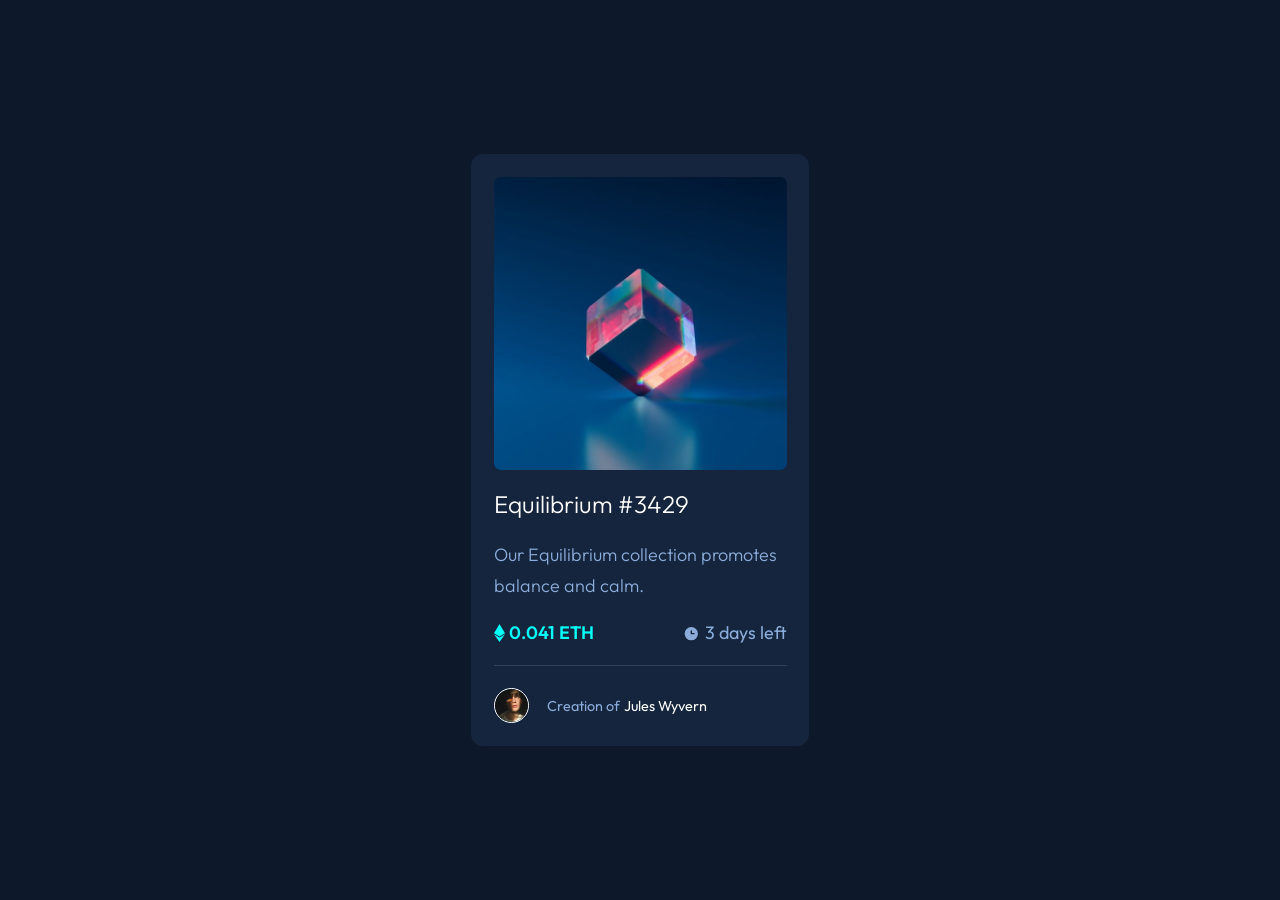
<file: index.html>
<!DOCTYPE html>
<html lang="en">
  <head>
    <meta charset="UTF-8" />
    <meta name="viewport" content="width=device-width, initial-scale=1.0" />
    <link rel="preconnect" href="https://fonts.googleapis.com" />
    <link rel="preconnect" href="https://fonts.gstatic.com" crossorigin />
    <link
      href="https://fonts.googleapis.com/css2?family=Outfit:wght@300;400;600&display=swap"
      rel="stylesheet"
    />
    <link rel="stylesheet" href="style.css" />
    <link rel="stylesheet" href="reset.css" />
    <title>NFT Card | FrontEnd Mentor</title>
  </head>
  <body>
    <main class="card">
      <div class="image-container">
        <img
          src="./assets/image-equilibrium.jpg"
          alt="cube shining on the ground"
          class="equilibrium-image"
        />
        <div class="view-container hidden">
          <svg width="48" height="48" xmlns="http://www.w3.org/2000/svg">
            <g fill="none" fill-rule="evenodd">
              <path d="M0 0h48v48H0z" />
              <path
                d="M24 9C14 9 5.46 15.22 2 24c3.46 8.78 12 15 22 15 10.01 0 18.54-6.22 22-15-3.46-8.78-11.99-15-22-15Zm0 25c-5.52 0-10-4.48-10-10s4.48-10 10-10 10 4.48 10 10-4.48 10-10 10Zm0-16c-3.31 0-6 2.69-6 6s2.69 6 6 6 6-2.69 6-6-2.69-6-6-6Z"
                fill="#FFF"
                fill-rule="nonzero"
              />
            </g>
          </svg>
        </div>
      </div>
      <h1 class="card-header">Equilibrium #3429</h1>
      <p class="card-text">
        Our Equilibrium collection promotes balance and calm.
      </p>
      <div>
        <span class="eth-text">
          <svg width="11" height="18" xmlns="http://www.w3.org/2000/svg">
            <path
              d="M11 10.216 5.5 18 0 10.216l5.5 3.263 5.5-3.262ZM5.5 0l5.496 9.169L5.5 12.43 0 9.17 5.5 0Z"
              fill="#00FFF8"
            />
          </svg>
          0.041 ETH</span
        ><span>
          <svg width="17" height="17" xmlns="http://www.w3.org/2000/svg">
            <path
              d="M8.305 2.007a6.667 6.667 0 1 0 0 13.334 6.667 6.667 0 0 0 0-13.334Zm2.667 7.334H8.305a.667.667 0 0 1-.667-.667V6.007a.667.667 0 0 1 1.334 0v2h2a.667.667 0 0 1 0 1.334Z"
              fill="#8BACD9"
            />
          </svg>
          3 days left</span
        >
      </div>
      <hr class="line" onmouseover="console.log('hello')" />
      <div id="profile-container">
        <img
          class="avatar"
          src="./assets/image-avatar.png"
          alt="Jules Wyvern's avatar"
        /><span
          >Creation of <strong class="user-text">Jules Wyvern</strong></span
        >
      </div>
    </main>
    <script src="./script.js"></script>
  </body>
</html>
</file>
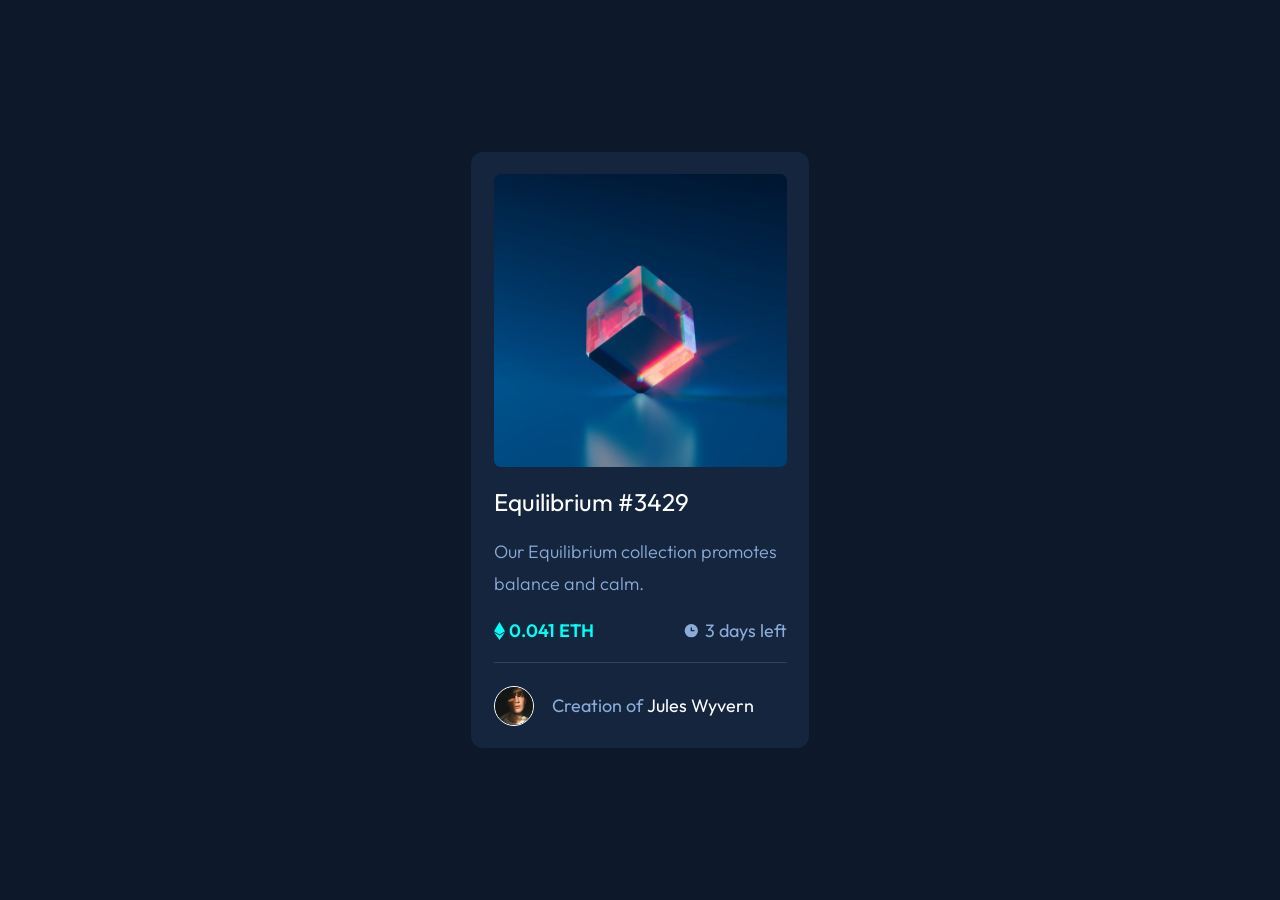
<file: src/index.html>
<!DOCTYPE html>
<html lang="en">
  <head>
    <meta charset="UTF-8" />
    <meta name="viewport" content="width=device-width, initial-scale=1.0" />
    <link rel="preconnect" href="https://fonts.googleapis.com" />
    <link rel="preconnect" href="https://fonts.gstatic.com" crossorigin />
    <link
      href="https://fonts.googleapis.com/css2?family=Outfit:wght@300;400;600&display=swap"
      rel="stylesheet"
    />
    <link rel="stylesheet" href="style.css" />
    <title>NFT Card | FrontEnd Mentor</title>
  </head>
  <body>
    <main class="card">
      <div class="image-container">
        <img
          src="./assets/image-equilibrium.jpg"
          alt="cube shining on the ground"
          class="equilibrium-image"
        />
        <div class="view-container hidden">
          <svg width="48" height="48" xmlns="http://www.w3.org/2000/svg">
            <g fill="none" fill-rule="evenodd">
              <path d="M0 0h48v48H0z" />
              <path
                d="M24 9C14 9 5.46 15.22 2 24c3.46 8.78 12 15 22 15 10.01 0 18.54-6.22 22-15-3.46-8.78-11.99-15-22-15Zm0 25c-5.52 0-10-4.48-10-10s4.48-10 10-10 10 4.48 10 10-4.48 10-10 10Zm0-16c-3.31 0-6 2.69-6 6s2.69 6 6 6 6-2.69 6-6-2.69-6-6-6Z"
                fill="#FFF"
                fill-rule="nonzero"
              />
            </g>
          </svg>
        </div>
      </div>
      <h1 class="card-header">Equilibrium #3429</h1>
      <p class="card-text">
        Our Equilibrium collection promotes balance and calm.
      </p>
      <div>
        <span class="eth-text">
          <svg width="11" height="18" xmlns="http://www.w3.org/2000/svg">
            <path
              d="M11 10.216 5.5 18 0 10.216l5.5 3.263 5.5-3.262ZM5.5 0l5.496 9.169L5.5 12.43 0 9.17 5.5 0Z"
              fill="#00FFF8"
            />
          </svg>
          0.041 ETH</span
        ><span>
          <svg width="17" height="17" xmlns="http://www.w3.org/2000/svg">
            <path
              d="M8.305 2.007a6.667 6.667 0 1 0 0 13.334 6.667 6.667 0 0 0 0-13.334Zm2.667 7.334H8.305a.667.667 0 0 1-.667-.667V6.007a.667.667 0 0 1 1.334 0v2h2a.667.667 0 0 1 0 1.334Z"
              fill="#8BACD9"
            />
          </svg>
          3 days left</span
        >
      </div>
      <hr class="line" onmouseover="console.log('hello')" />
      <div id="profile-container">
        <img
          class="avatar"
          src="./assets/image-avatar.png"
          alt="Jules Wyvern's avatar"
        /><span
          >Creation of <strong class="user-text">Jules Wyvern</strong></span
        >
      </div>
    </main>
    <script src="./index.js"></script>
  </body>
</html>
</file>
<file: style.css>
/* Card Container Styles */
.card {
  width: 338px;
  padding: 1.25rem;
  background-color: var(--card-background);
  border-radius: 12px;
  display: flex;
  flex-direction: column;
  gap: 1.25rem;
}

.image-container {
  position: relative;
}

.image-container:hover {
  cursor: pointer;
}

.view-container {
  position: absolute;
  top: 0;
  left: 0;
  width: 100%;
  height: 100%;
  display: flex;
  justify-content: center;
  align-items: center;
  background-color: var(--eth-text-transparent);
  border-radius: 7px;
}

.equilibrium-image {
  width: 100%;
  border-radius: 7px;
}

.card-header {
  font-size: 1.35rem;
  font-weight: var(--weight-thin);
  color: var(--main-card-text);
}

.card-header:hover {
  color: var(--eth-text);
  cursor: pointer;
}

.card-text {
  line-height: 1.75;
  font-weight: var(--weight-thin);
}

.card > div {
  display: flex;
  justify-content: space-between;
  align-items: center;
}

.card > div > span {
  display: flex;
  gap: 0.25rem;
  align-items: center;
}

.eth-text {
  font-weight: var(--weight-heavy);
  color: var(--eth-text);
}

.line {
  background-color: var(--line);
  height: 1px;
}

#profile-container {
  justify-content: flex-start;
  gap: 1rem;
  font-size: 0.8rem;
}

.avatar {
  width: 35px;
  height: 35px;
  border: 1px solid #fff;
  border-radius: 50%;
}

.user-text {
  color: var(--main-card-text);
}

.user-text:hover {
  color: var(--eth-text);
  cursor: pointer;
}

/* Miscellaneous Classes For Interactivity */
.hidden {
  display: none;
}
</file>
<file: src/style.css>
/* Variables & CSS Reset */
:root {
  --main-background: hsl(217, 54%, 11%);
  --card-background: hsl(216, 50%, 16%);
  --line: hsl(215, 32%, 27%);
  --weight-thin: 300;
  --weight-norm: 400;
  --weight-heavy: 600;
  --text: hsl(215, 51%, 70%);
  --eth-text: hsl(178, 100%, 50%);
  --eth-text-transparent: hsla(178, 100%, 50%, 0.5);
  --main-card-text: hsl(0, 0%, 100%);
  font-size: 18px;
}

* {
  margin: 0;
  padding: 0;
  border: 0;
  box-sizing: border-box;
  font-size: 100%;
  font: inherit;
  vertical-align: baseline;
}

body {
  display: flex;
  justify-content: center;
  align-items: center;
  min-height: 100vh;
  line-height: 1;
  font-family: Outfit, serif;
  color: var(--text);
  background-color: var(--main-background);
}

ol,
ul {
  list-style: none;
}

blockquote,
q {
  quotes: none;
}

blockquote:before,
blockquote:after,
q:before,
q:after {
  content: "";
  content: none;
}

table {
  border-collapse: collapse;
  border-spacing: 0;
}

/* Card Container Styles */
.card {
  width: 338px;
  padding: 1.25rem;
  background-color: var(--card-background);
  border-radius: 12px;
  display: flex;
  flex-direction: column;
  gap: 1.25rem;
}

.image-container {
  position: relative;
}

.image-container:hover {
  cursor: pointer;
}

.view-container {
  position: absolute;
  top: 0;
  left: 0;
  width: 100%;
  height: 100%;
  display: flex;
  justify-content: center;
  align-items: center;
  background-color: var(--eth-text-transparent);
  border-radius: 7px;
}

.equilibrium-image {
  width: 100%;
  border-radius: 7px;
}

.card-header {
  font-size: 1.35rem;
  font-weight: var(--weight-norm);
  color: var(--main-card-text);
}

.card-header:hover {
  color: var(--eth-text);
  cursor: pointer;
}

.card-text {
  line-height: 1.75;
  font-weight: var(--weight-thin);
}

.card > div {
  display: flex;
  justify-content: space-between;
  align-items: center;
}

.card > div > span {
  display: flex;
  gap: 0.25rem;
  align-items: center;
}

.eth-text {
  font-weight: var(--weight-heavy);
  color: var(--eth-text);
}

.line {
  background-color: var(--line);
  height: 1px;
}

#profile-container {
  justify-content: flex-start;
  gap: 1rem;
}

.avatar {
  width: 40px;
  height: 40px;
  border: 1px solid #fff;
  border-radius: 50%;
}

.user-text {
  color: var(--main-card-text);
}

.user-text:hover {
  color: var(--eth-text);
  cursor: pointer;
}

/* Miscellaneous Classes For Interactivity */

.hidden {
  display: none;
}
</file>
